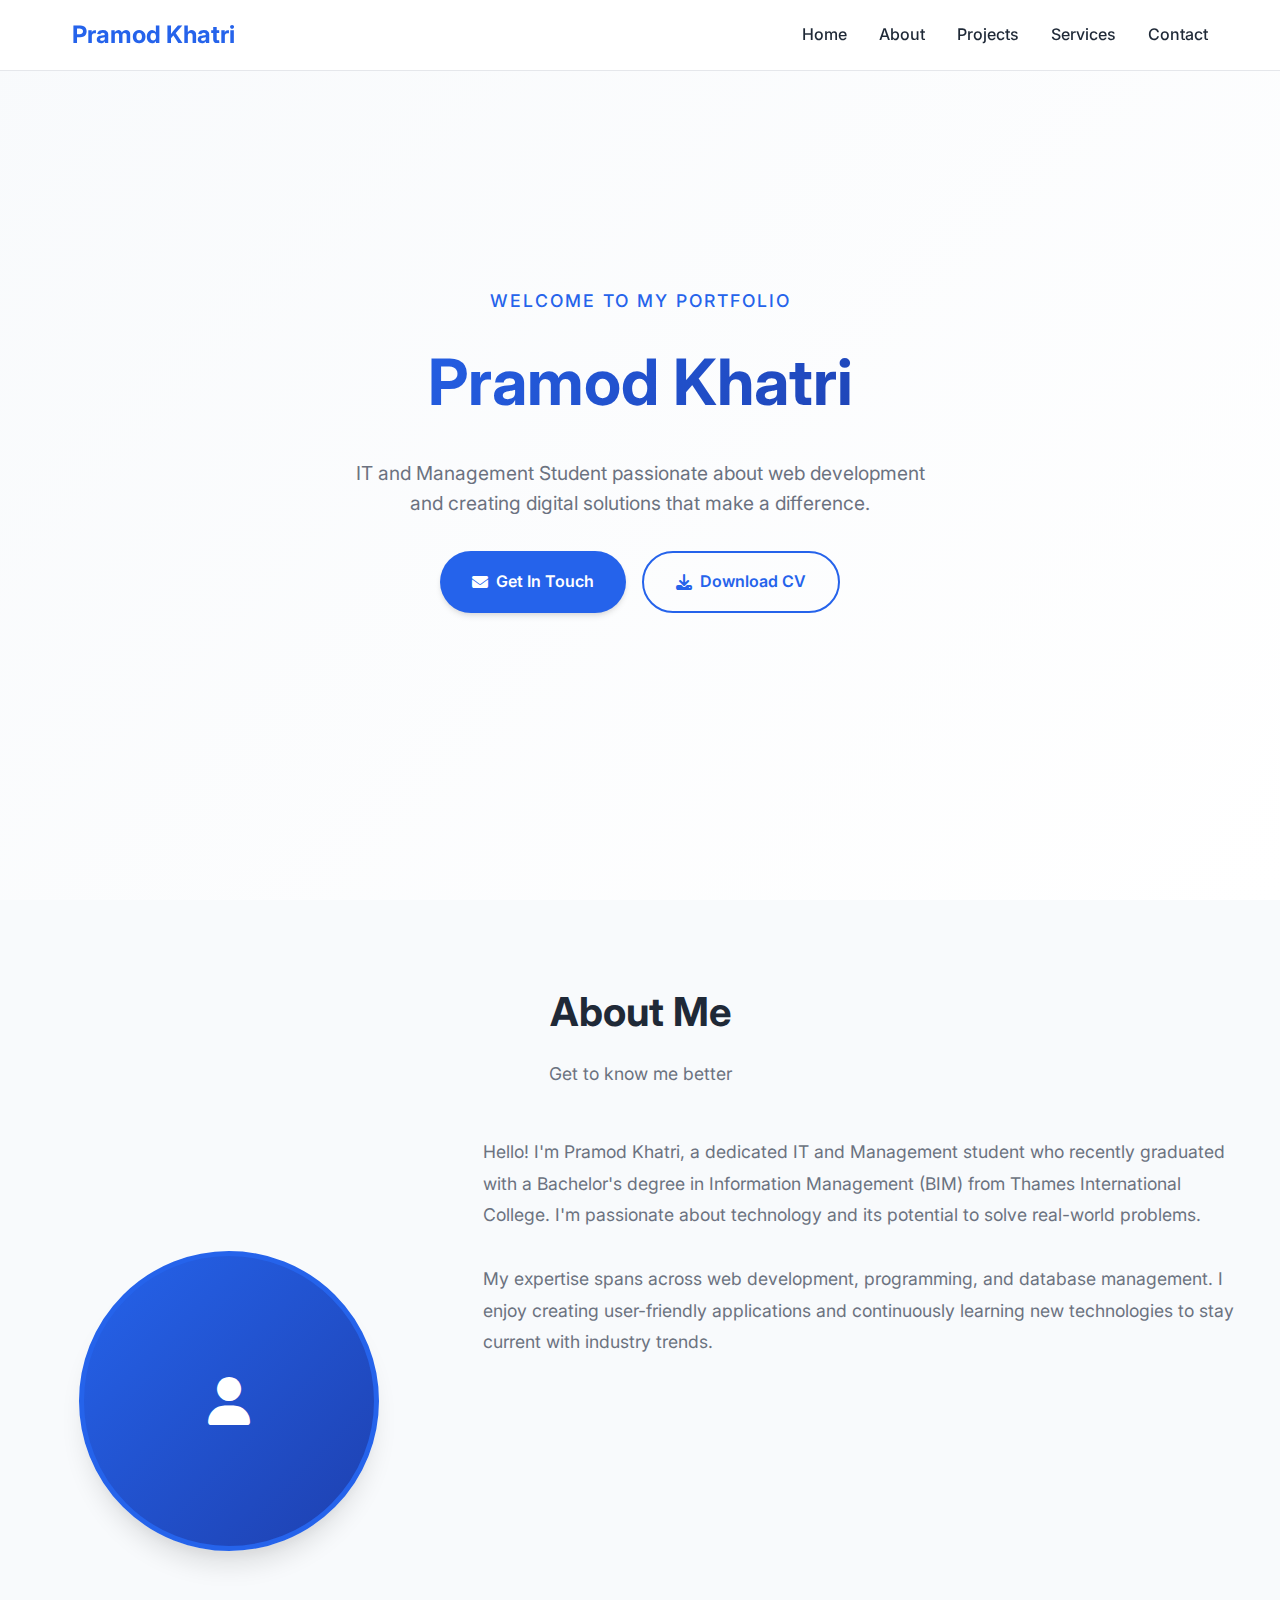
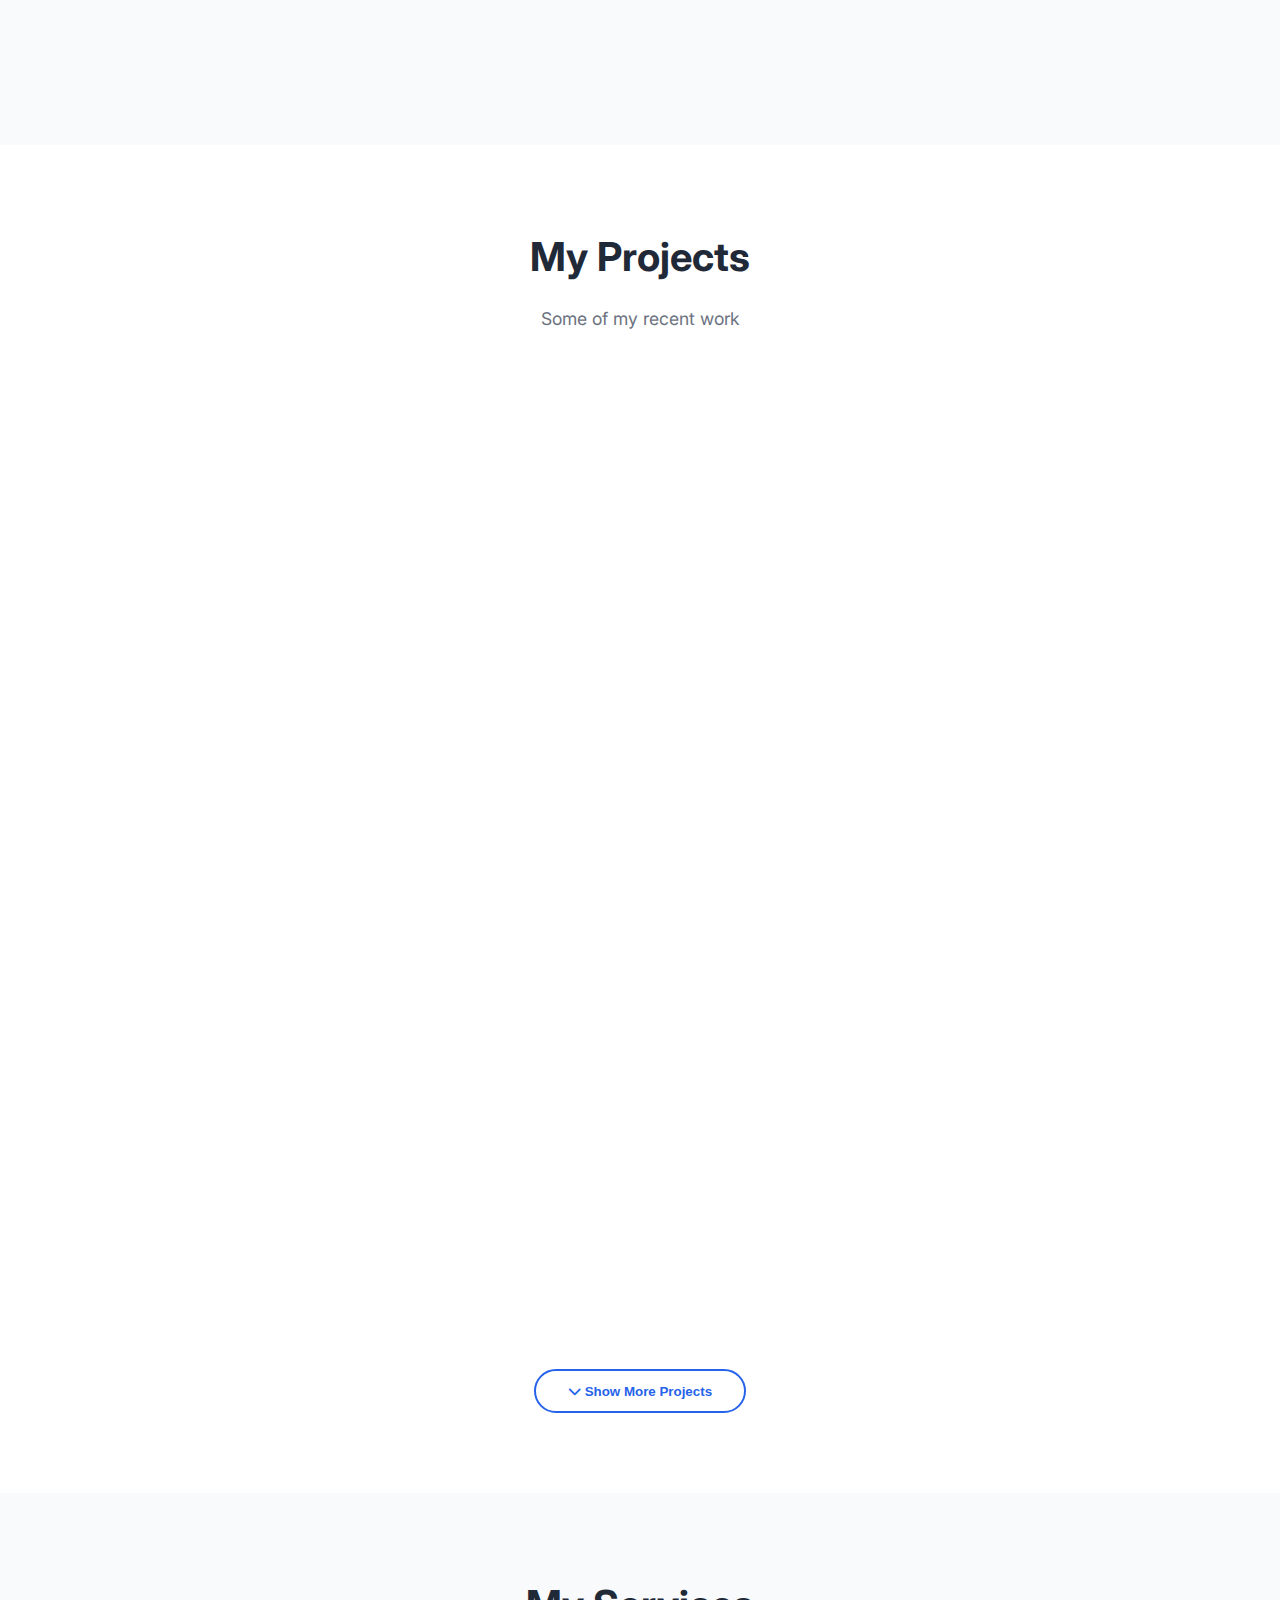
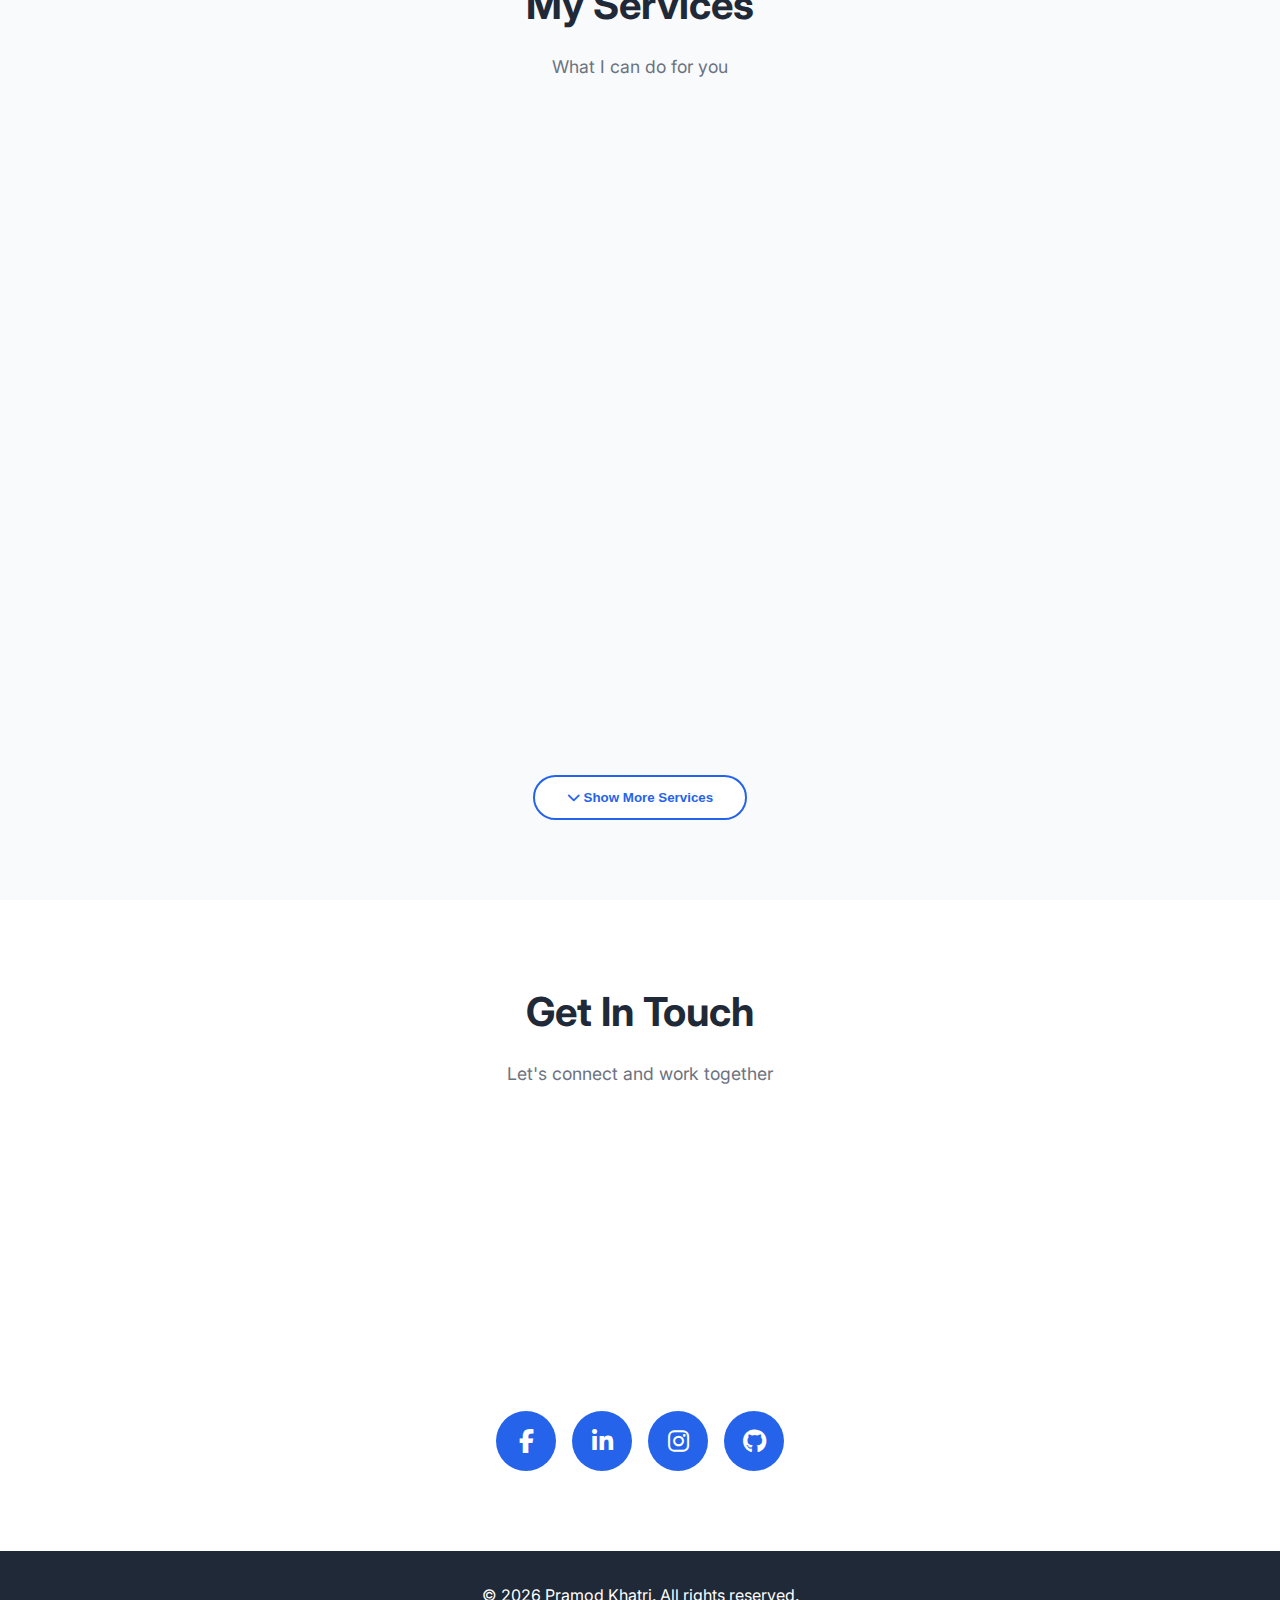
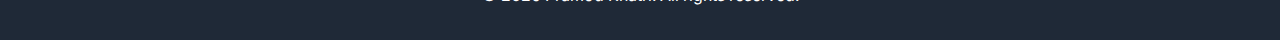
<file: old/index.html>
<!DOCTYPE html>
<html lang="en">
<head>
    <meta charset="UTF-8">
    <meta name="viewport" content="width=device-width, initial-scale=1.0">
    <title>Pramod Khatri - Portfolio</title>
	<!-- Primary Meta Tags -->
<meta name="title" content="Pramod Khatri | Web Developer & BIM Graduate">
<meta name="description" content="I'm Pramod Khatri, a BIM graduate from Thames International College with a passion for web development, programming, and database management.">
<meta name="keywords" content="Pramod Khatri, BIM Graduate, Web Developer, Portfolio, Programming, Database Management, IT Student, Nepal">

    <link rel="icon" type="image/x-icon" href="icon.png">
    <link href="https://fonts.googleapis.com/css2?family=Inter:wght@300;400;500;600;700&display=swap" rel="stylesheet">
    <link rel="stylesheet" href="https://cdnjs.cloudflare.com/ajax/libs/font-awesome/6.4.0/css/all.min.css">
	<link rel="stylesheet" href="style.css">
</head>
<body>
    <!-- Navigation -->
    <nav class="navbar">
        <div class="nav-container">
            <a href="#home" class="logo">Pramod Khatri</a>
            <ul class="nav-menu">
                <li><a href="#home" class="nav-link">Home</a></li>
                <li><a href="#about" class="nav-link">About</a></li>
                <li><a href="#projects" class="nav-link">Projects</a></li>
                <li><a href="#services" class="nav-link">Services</a></li>
                <li><a href="#contact" class="nav-link">Contact</a></li>
            </ul>
            <div class="hamburger">
                <span></span>
                <span></span>
                <span></span>
            </div>
        </div>
    </nav>

    <!-- Hero Section -->
    <section id="home" class="hero">
        <div class="hero-content">
            <p class="hero-subtitle">Welcome to my portfolio</p>
            <h1 class="hero-title">Pramod Khatri</h1>
            <p class="hero-description">
                IT and Management Student passionate about web development and creating digital solutions that make a difference.
            </p>
            <div class="cta-buttons">
                <a href="#contact" class="btn btn-primary">
                    <i class="fas fa-envelope"></i>
                    Get In Touch
                </a>
                <a href="#" class="btn btn-secondary" id="download-cv">
                    <i class="fas fa-download"></i>
                    Download CV
                </a>
            </div>
        </div>
    </section>

    <!-- About Section -->
    <section id="about" class="section about">
        <div class="container">
            <h2 class="section-title">About Me</h2>
            <p class="section-subtitle">Get to know me better</p>
            
            <div class="about-content">
                <div class="about-image">
                    <div class="profile-image">
                        <i class="fas fa-user"></i>
                    </div>
                </div>
                
                <div class="about-details">
                  <p class="about-text">
        Hello! I'm Pramod Khatri, a dedicated IT and Management student who recently graduated with a Bachelor's degree in Information Management (BIM) from Thames International College. I'm passionate about technology and its potential to solve real-world problems.
    </p>
    <p class="about-text">
        My expertise spans across web development, programming, and database management. I enjoy creating user-friendly applications and continuously learning new technologies to stay current with industry trends.
    </p>
                    
                    <div class="skills-grid">
                        <div class="skill-item fade-in">
                            <div class="skill-icon"><i class="fab fa-html5"></i></div>
                            <div>HTML/CSS</div>
                        </div>
                        <div class="skill-item fade-in">
                            <div class="skill-icon"><i class="fab fa-js"></i></div>
                            <div>JavaScript</div>
                        </div>
                        <div class="skill-item fade-in">
                            <div class="skill-icon"><i class="fab fa-php"></i></div>
                            <div>PHP</div>
                        </div>
                        <div class="skill-item fade-in">
                            <div class="skill-icon"><i class="fas fa-database"></i></div>
                            <div>Database</div>
                        </div>
                        <div class="skill-item fade-in">
                            <div class="skill-icon"><i class="fab fa-java"></i></div>
                            <div>Java</div>
                        </div>
                        <div class="skill-item fade-in">
                            <div class="skill-icon"><i class="fas fa-code"></i></div>
                            <div>C Programming</div>
                        </div>
                    </div>
                </div>
            </div>
        </div>
    </section>

    <!-- Projects Section -->
    <section id="projects" class="section projects">
        <div class="container">
            <h2 class="section-title">My Projects</h2>
            <p class="section-subtitle">Some of my recent work</p>
            
            <div class="projects-grid">
                <div class="project-card fade-in">
                    <div class="project-image">
                        <i class="fas fa-globe"></i>
                    </div>
                    <div class="project-content">
                        <h3 class="project-title">Portfolio Website</h3>
                        <p class="project-description">
                            A responsive portfolio website showcasing my skills and projects with modern design principles.
                        </p>
                        <div class="project-tech">
                            <span class="tech-tag">HTML</span>
                            <span class="tech-tag">CSS</span>
                            <span class="tech-tag">JavaScript</span>
                        </div>
                        <div class="project-links">
                            <a href="https://github.com/khatripramod" class="project-link" target="_blank">
                                <i class="fab fa-github"></i>
                                GitHub
                            </a>
                        </div>
                    </div>
                </div>

                <div class="project-card fade-in">
                    <div class="project-image">
                        <i class="fas fa-shopping-cart"></i>
                    </div>
                    <div class="project-content">
                        <h3 class="project-title">E-Commerce System</h3>
                        <p class="project-description">
                            A complete e-commerce solution with user authentication, product management, and payment integration.
                        </p>
                        <div class="project-tech">
                            <span class="tech-tag">PHP</span>
                            <span class="tech-tag">MySQL</span>
                            <span class="tech-tag">JavaScript</span>
                        </div>
                        <div class="project-links">
                            <a href="https://github.com/khatripramod" class="project-link" target="_blank">
                                <i class="fab fa-github"></i>
                                GitHub
                            </a>
                        </div>
                    </div>
                </div>

                <div class="project-card fade-in">
                    <div class="project-image">
                        <i class="fas fa-tasks"></i>
                    </div>
                    <div class="project-content">
                        <h3 class="project-title">Sajilokista</h3>
                        <p class="project-description">
                            An EMI management system that allows users to buy items and manage their EMI and payments efficiently.
                        </p>
                        <div class="project-tech">
                            <span class="tech-tag">Java</span>
                            <span class="tech-tag">MySQL</span>
                            <span class="tech-tag">JavaFX</span>
                        </div>
                        <div class="project-links">
                            <a href="https://github.com/khatripramod" class="project-link" target="_blank">
                                <i class="fab fa-github"></i>
                                GitHub
                            </a>
                        </div>
                    </div>
                </div>

                <div class="project-card fade-in initially-hidden">
                    <div class="project-image">
                        <i class="fas fa-mobile-alt"></i>
                    </div>
                    <div class="project-content">
                        <h3 class="project-title">Task Management App</h3>
                        <p class="project-description">
                            A mobile-responsive task management application with real-time updates and collaborative features.
                        </p>
                        <div class="project-tech">
                            <span class="tech-tag">React</span>
                            <span class="tech-tag">Node.js</span>
                            <span class="tech-tag">MongoDB</span>
                        </div>
                        <div class="project-links">
                            <a href="https://github.com/khatripramod" class="project-link" target="_blank">
                                <i class="fab fa-github"></i>
                                GitHub
                            </a>
                        </div>
                    </div>
                </div>

                <div class="project-card fade-in initially-hidden">
                    <div class="project-image">
                        <i class="fas fa-chart-line"></i>
                    </div>
                    <div class="project-content">
                        <h3 class="project-title">Analytics Dashboard</h3>
                        <p class="project-description">
                            A comprehensive analytics dashboard with real-time data visualization and reporting capabilities.
                        </p>
                        <div class="project-tech">
                            <span class="tech-tag">Vue.js</span>
                            <span class="tech-tag">Python</span>
                            <span class="tech-tag">PostgreSQL</span>
                        </div>
                        <div class="project-links">
                            <a href="https://github.com/khatripramod" class="project-link" target="_blank">
                                <i class="fab fa-github"></i>
                                GitHub
                            </a>
                        </div>
                    </div>
                </div>
            </div>

            <div class="show-more-container">
                <button class="btn-show-more" id="projects-show-more">
                    <i class="fas fa-chevron-down"></i>
                    Show More Projects
                </button>
            </div>
        </div>
    </section>

    <!-- Services Section -->
    <section id="services" class="section services">
        <div class="container">
            <h2 class="section-title">My Services</h2>
            <p class="section-subtitle">What I can do for you</p>
            
            <div class="services-grid">
                <div class="service-card fade-in">
                    <div class="service-icon">
                        <i class="fas fa-code"></i>
                    </div>
                    <h3 class="service-title">Web Development</h3>
                    <p class="service-description">
                        Creating responsive and modern websites using the latest technologies and best practices.
                    </p>
                </div>

                <div class="service-card fade-in">
                    <div class="service-icon">
                        <i class="fas fa-mobile-alt"></i>
                    </div>
                    <h3 class="service-title">Application Development</h3>
                    <p class="service-description">
                        Building interactive user interfaces with clean code and excellent user experience.
                    </p>
                </div>

                <div class="service-card fade-in">
                    <div class="service-icon">
                        <i class="fas fa-database"></i>
                    </div>
                    <h3 class="service-title">Database Design</h3>
                    <p class="service-description">
                        Designing and optimizing databases for efficient data storage and retrieval.
                    </p>
                </div>

                <div class="service-card fade-in initially-hidden">
                    <div class="service-icon">
                        <i class="fas fa-cloud"></i>
                    </div>
                    <h3 class="service-title">Cloud Solutions</h3>
                    <p class="service-description">
                        Implementing scalable cloud-based solutions for modern business needs.
                    </p>
                </div>

                <div class="service-card fade-in initially-hidden">
                    <div class="service-icon">
                        <i class="fas fa-shield-alt"></i>
                    </div>
                    <h3 class="service-title">Cybersecurity</h3>
                    <p class="service-description">
                        Implementing security measures and best practices to protect digital assets and user data.
                    </p>
                </div>
            </div>

            <div class="show-more-container">
                <button class="btn-show-more" id="services-show-more">
                    <i class="fas fa-chevron-down"></i>
                    Show More Services
                </button>
            </div>
        </div>
    </section>

    <!-- Contact Section -->
    <section id="contact" class="section contact">
        <div class="container">
            <h2 class="section-title">Get In Touch</h2>
            <p class="section-subtitle">Let's connect and work together</p>
            
            <div class="contact-content">
                <div class="contact-item fade-in">
                    <div class="contact-icon">
                        <i class="fas fa-envelope"></i>
                    </div>
                    <div class="contact-details">
                        <h4>Email</h4>
                        <p><a href="mailto:khatripramod451@gmail.com">khatripramod451@gmail.com</a></p>
                    </div>
                </div>

                <div class="contact-item fade-in">
                    <div class="contact-icon">
                        <i class="fas fa-phone"></i>
                    </div>
                    <div class="contact-details">
                        <h4>Phone</h4>
                        <p><a href="tel:+9779808113864">+977 9808113864</a></p>
                    </div>
                </div>

                <div class="contact-item fade-in">
                    <div class="contact-icon">
                        <i class="fas fa-map-marker-alt"></i>
                    </div>
                    <div class="contact-details">
                        <h4>Location</h4>
                        <p>Kathmandu, Nepal</p>
                    </div>
                </div>
            </div>

            <div class="social-links">
                <a href="https://www.facebook.com/pramod.khatri.336" class="social-link" target="_blank" title="Facebook">
                    <i class="fab fa-facebook-f"></i>
                </a>
                <a href="https://www.linkedin.com/in/pramodkhatri211/" class="social-link" target="_blank" title="LinkedIn">
                    <i class="fab fa-linkedin-in"></i>
                </a>
                <a href="https://www.instagram.com/pramod_khatri_/" class="social-link" target="_blank" title="Instagram">
                    <i class="fab fa-instagram"></i>
                </a>
                <a href="https://github.com/khatripramod" class="social-link" target="_blank" title="GitHub">
                    <i class="fab fa-github"></i>
                </a>
            </div>
        </div>
    </section>

    <!-- Footer -->
    <footer class="footer">
        <div class="container">
            <p>&copy; <span id="current-year"></span> Pramod Khatri. All rights reserved.</p>
        </div>
    </footer>

    <script>
        // Initialize portfolio functionality
        class PortfolioManager {
            constructor() {
                this.init();
            }

            init() {
                this.setCurrentYear();
                this.initializeNavigation();
                this.initializeScrollEffects();
                this.initializeCVDownload();
                this.initializeAnimations();
                this.initializeShowMore();
            }

            setCurrentYear() {
                const yearElement = document.getElementById('current-year');
                if (yearElement) {
                    yearElement.textContent = new Date().getFullYear();
                }
            }

            initializeNavigation() {
                const hamburger = document.querySelector('.hamburger');
                const navMenu = document.querySelector('.nav-menu');

                if (hamburger && navMenu) {
                    hamburger.addEventListener('click', () => {
                        hamburger.classList.toggle('active');
                        navMenu.classList.toggle('active');
                    });

                    // Close mobile menu when clicking on a link
                    document.querySelectorAll('.nav-link').forEach(link => {
                        link.addEventListener('click', () => {
                            hamburger.classList.remove('active');
                            navMenu.classList.remove('active');
                        });
                    });
                }

                // Smooth scrolling for navigation links
                document.querySelectorAll('a[href^="#"]').forEach(anchor => {
                    anchor.addEventListener('click', (e) => {
                        e.preventDefault();
                        const target = document.querySelector(anchor.getAttribute('href'));
                        if (target) {
                            target.scrollIntoView({
                                behavior: 'smooth',
                                block: 'start'
                            });
                        }
                    });
                });
            }

            initializeScrollEffects() {
                // Active navigation highlighting and navbar background
                window.addEventListener('scroll', () => {
                    this.updateActiveNavigation();
                    this.updateNavbarBackground();
                });
            }

            updateActiveNavigation() {
                let current = '';
                const sections = document.querySelectorAll('section');
                
                sections.forEach(section => {
                    const sectionTop = section.offsetTop;
                    if (scrollY >= (sectionTop - 200)) {
                        current = section.getAttribute('id');
                    }
                });

                document.querySelectorAll('.nav-link').forEach(link => {
                    link.classList.remove('active');
                    if (link.getAttribute('href') === `#${current}`) {
                        link.classList.add('active');
                    }
                });
            }

            updateNavbarBackground() {
                const navbar = document.querySelector('.navbar');
                if (navbar) {
                    if (window.scrollY > 50) {
                        navbar.style.background = 'rgba(255, 255, 255, 0.98)';
                        navbar.style.boxShadow = '0 2px 20px rgba(0, 0, 0, 0.1)';
                    } else {
                        navbar.style.background = 'rgba(255, 255, 255, 0.95)';
                        navbar.style.boxShadow = 'none';
                    }
                }
            }

            initializeCVDownload() {
                const downloadBtn = document.getElementById('download-cv');
                if (downloadBtn) {
                    downloadBtn.addEventListener('click', (e) => {
                        e.preventDefault();
                        
                        // Create a temporary link element to download
                        const link = document.createElement('a');
                        link.href = 'PramodKhatriCV.pdf';
                        link.download = 'PramodKhatriCV.pdf';
                        link.target = '_blank';
                        
                        // Trigger download
                        document.body.appendChild(link);
                        link.click();
                        document.body.removeChild(link);
                        
                        // Show feedback
                        const btn = e.target.closest('.btn');
                        const originalText = btn.innerHTML;
                        btn.innerHTML = '<i class="fas fa-check"></i> Downloaded!';
                        btn.style.backgroundColor = '#10b981';
                        
                        setTimeout(() => {
                            btn.innerHTML = originalText;
                            btn.style.backgroundColor = '';
                        }, 2500);
                    });
                }
            }

            initializeAnimations() {
                // Intersection Observer for fade-in animations
                const observerOptions = {
                    threshold: 0.1,
                    rootMargin: '0px 0px -50px 0px'
                };

                const observer = new IntersectionObserver((entries) => {
                    entries.forEach(entry => {
                        if (entry.isIntersecting) {
                            entry.target.classList.add('visible');
                        }
                    });
                }, observerOptions);

                // Observe elements for animation
                document.querySelectorAll('.fade-in').forEach(el => {
                    observer.observe(el);
                });

                // Enhanced hover effects for cards
                document.querySelectorAll('.project-card, .service-card, .contact-item').forEach(card => {
                    card.addEventListener('mouseenter', function() {
                        this.style.transform = 'translateY(-10px) scale(1.02)';
                        this.style.transition = 'all 0.3s ease';
                    });
                    
                    card.addEventListener('mouseleave', function() {
                        this.style.transform = 'translateY(0) scale(1)';
                    });
                });
            }

            initializeShowMore() {
                this.initializeProjectsShowMore();
                this.initializeServicesShowMore();
            }

            initializeProjectsShowMore() {
                const showMoreBtn = document.getElementById('projects-show-more');
                const hiddenProjects = document.querySelectorAll('#projects .initially-hidden');
                
                if (showMoreBtn && hiddenProjects.length > 0) {
                    let isExpanded = false;
                    
                    showMoreBtn.addEventListener('click', () => {
                        if (!isExpanded) {
                            // Show hidden projects
                            hiddenProjects.forEach((project, index) => {
                                setTimeout(() => {
                                    project.classList.remove('initially-hidden');
                                    project.classList.add('visible');
                                }, index * 150);
                            });
                            
                            showMoreBtn.innerHTML = '<i class="fas fa-chevron-up"></i> Show Less Projects';
                            isExpanded = true;
                        } else {
                            // Hide projects
                            hiddenProjects.forEach(project => {
                                project.classList.add('initially-hidden');
                                project.classList.remove('visible');
                            });
                            
                            showMoreBtn.innerHTML = '<i class="fas fa-chevron-down"></i> Show More Projects';
                            isExpanded = false;
                            
                            // Scroll to projects section
                            document.getElementById('projects').scrollIntoView({ 
                                behavior: 'smooth',
                                block: 'start'
                            });
                        }
                    });
                } else {
                    // Hide show more button if no hidden projects
                    if (showMoreBtn) {
                        showMoreBtn.style.display = 'none';
                    }
                }
            }

            initializeServicesShowMore() {
                const showMoreBtn = document.getElementById('services-show-more');
                const hiddenServices = document.querySelectorAll('#services .initially-hidden');
                
                if (showMoreBtn && hiddenServices.length > 0) {
                    let isExpanded = false;
                    
                    showMoreBtn.addEventListener('click', () => {
                        if (!isExpanded) {
                            // Show hidden services
                            hiddenServices.forEach((service, index) => {
                                setTimeout(() => {
                                    service.classList.remove('initially-hidden');
                                    service.classList.add('visible');
                                }, index * 150);
                            });
                            
                            showMoreBtn.innerHTML = '<i class="fas fa-chevron-up"></i> Show Less Services';
                            isExpanded = true;
                        } else {
                            // Hide services
                            hiddenServices.forEach(service => {
                                service.classList.add('initially-hidden');
                                service.classList.remove('visible');
                            });
                            
                            showMoreBtn.innerHTML = '<i class="fas fa-chevron-down"></i> Show More Services';
                            isExpanded = false;
                            
                            // Scroll to services section
                            document.getElementById('services').scrollIntoView({ 
                                behavior: 'smooth',
                                block: 'start'
                            });
                        }
                    });
                } else {
                    // Hide show more button if no hidden services
                    if (showMoreBtn) {
                        showMoreBtn.style.display = 'none';
                    }
                }
            }
        }

        // Initialize when DOM is ready
        if (document.readyState === 'loading') {
            document.addEventListener('DOMContentLoaded', () => {
                new PortfolioManager();
            });
        } else {
            new PortfolioManager();
        }

        // Console message for developers
        console.log(`
        ╔══════════════════════════════════════╗
        ║          PRAMOD KHATRI               ║
        ║     IT & Management Student          ║
        ║                                      ║
        ║  📧 khatripramod451@gmail.com        ║
        ║  🔗 github.com/khatripramod          ║
        ║  💼 linkedin.com/in/pramodkhatri211  ║
        ║                                      ║
        ║     Thanks for visiting! 🚀          ║
        ╚══════════════════════════════════════╝
        `);
    </script>
</body>
</html>
</file>
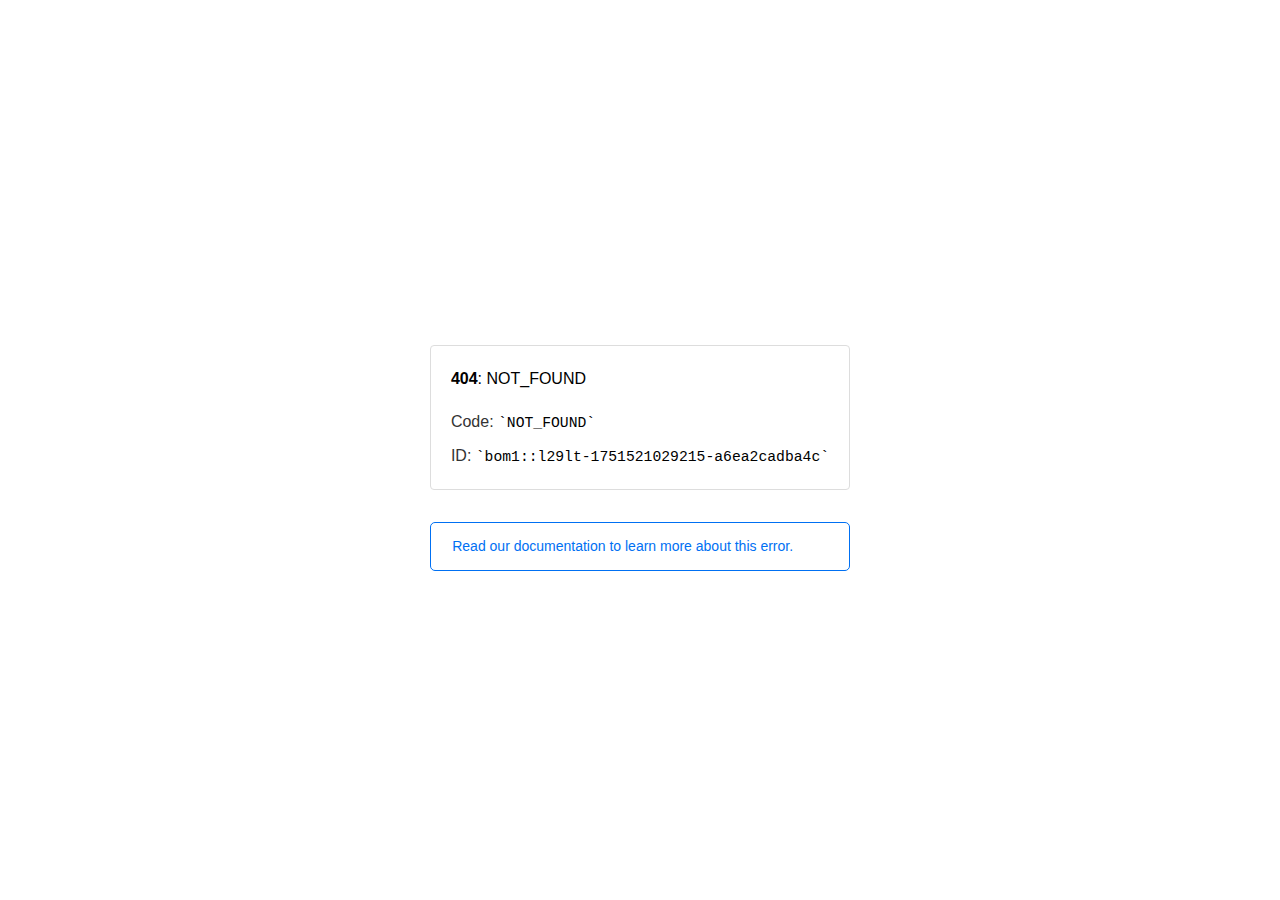
<file: font/Nasalization.html>
<!doctype html><html lang=en><meta charset=utf-8><meta name=viewport content="width=device-width,initial-scale=1"><meta name=theme-color content=#000><title>404: NOT_FOUND</title><style>html{font-size:62.5%;box-sizing:border-box;height:-webkit-fill-available}*,::after,::before{box-sizing:inherit}body{font-family:sf pro text,sf pro icons,helvetica neue,helvetica,arial,sans-serif;font-size:1.6rem;line-height:1.65;word-break:break-word;font-kerning:auto;font-variant:normal;-webkit-font-smoothing:antialiased;-moz-osx-font-smoothing:grayscale;text-rendering:optimizeLegibility;hyphens:auto;height:100vh;height:-webkit-fill-available;max-height:100vh;max-height:-webkit-fill-available;margin:0}::selection{background:#79ffe1}::-moz-selection{background:#79ffe1}a{cursor:pointer;color:#0070f3;text-decoration:none;transition:all .2s ease;border-bottom:1px solid #0000}a:hover{border-bottom:1px solid #0070f3}ul{padding:0;margin-left:1.5em;list-style-type:none}li{margin-bottom:10px}ul li:before{content:'\02013'}li:before{display:inline-block;color:#ccc;position:absolute;margin-left:-18px;transition:color .2s ease}code{font-family:Menlo,Monaco,Lucida Console,Liberation Mono,DejaVu Sans Mono,Bitstream Vera Sans Mono,Courier New,monospace,serif;font-size:.92em}code:after,code:before{content:'`'}.container{display:flex;justify-content:center;flex-direction:column;min-height:100%}main{max-width:80rem;padding:4rem 6rem;margin:auto}ul{margin-bottom:32px}.error-title{font-size:2rem;padding-left:22px;line-height:1.5;margin-bottom:24px}.error-title-guilty{border-left:2px solid #ed367f}.error-title-innocent{border-left:2px solid #59b89c}@media(max-width:500px){.owner-error{display:none}}main p{color:#333}.devinfo-container{border:1px solid #ddd;border-radius:4px;padding:2rem;display:flex;flex-direction:column;margin-bottom:32px}.error-code{margin:0;font-size:1.6rem;color:#000;margin-bottom:1.6rem}.devinfo-line{color:#333}.devinfo-line code,code,li{color:#000}.devinfo-line:not(:last-child){margin-bottom:8px}.docs-link,.contact-link{font-weight:500}header,footer,footer a{display:flex;justify-content:center;align-items:center}header,footer{min-height:100px;height:100px}header{border-bottom:1px solid #eaeaea}header h1{font-size:1.8rem;margin:0;font-weight:500}header p{font-size:1.3rem;margin:0;font-weight:500}.header-item{display:flex;padding:0 2rem;margin:2rem 0;text-decoration:line-through;color:#999}.header-item.active{color:#ff0080;text-decoration:none}.header-item.first{border-right:1px solid #eaeaea}.header-item-content{display:flex;flex-direction:column}.header-item-icon{margin-right:1rem;margin-top:.6rem}footer{border-top:1px solid #eaeaea}footer a{color:#000}footer a:hover{border-bottom-color:#0000}footer svg{margin-left:.8rem}.note{padding:8pt 16pt;border-radius:5px;border:1px solid #0070f3;font-size:14px;line-height:1.8;color:#0070f3}@media(max-width:500px){.devinfo-container .devinfo-line code{margin-top:.4rem}.devinfo-container .devinfo-line:not(:last-child){margin-bottom:1.6rem}.devinfo-container{margin-bottom:0}header{flex-direction:column;height:auto;min-height:auto;align-items:flex-start}.header-item.first{border-right:none;margin-bottom:0}main{padding:1rem 2rem}body{font-size:1.4rem;line-height:1.55}footer{display:none}.note{margin-top:16px}}</style><div class=container><main><p class=devinfo-container><span class=error-code><strong>404</strong>: NOT_FOUND</span>
<span class=devinfo-line>Code: <code>NOT_FOUND</code></span>
<span class=devinfo-line>ID: <code>bom1::l29lt-1751521029215-a6ea2cadba4c</code></p><a href=https://vercel.com/docs/errors/platform-error-codes#not_found class=owner-error><div class=note>Read our documentation to learn more about this error.</div></a></main></div>
</file>
<file: old/style.css>
:root {
            --primary-color: #2563eb;
            --secondary-color: #1e40af;
            --accent-color: #3b82f6;
            --text-primary: #1f2937;
            --text-secondary: #6b7280;
            --bg-primary: #ffffff;
            --bg-secondary: #f8fafc;
            --bg-card: #ffffff;
            --border-color: #e5e7eb;
            --shadow: 0 4px 6px -1px rgba(0, 0, 0, 0.1), 0 2px 4px -1px rgba(0, 0, 0, 0.06);
            --shadow-lg: 0 20px 25px -5px rgba(0, 0, 0, 0.1), 0 10px 10px -5px rgba(0, 0, 0, 0.04);
        }

        * {
            margin: 0;
            padding: 0;
            box-sizing: border-box;
        }

        body {
            font-family: 'Inter', sans-serif;
            line-height: 1.6;
            color: var(--text-primary);
            background-color: var(--bg-primary);
            scroll-behavior: smooth;
        }

        /* Navigation */
        .navbar {
            position: fixed;
            top: 0;
            width: 100%;
            background: rgba(255, 255, 255, 0.95);
            backdrop-filter: blur(10px);
            border-bottom: 1px solid var(--border-color);
            z-index: 1000;
            transition: all 0.3s ease;
        }

        .nav-container {
            max-width: 1200px;
            margin: 0 auto;
            padding: 0 2rem;
            display: flex;
            justify-content: space-between;
            align-items: center;
            height: 70px;
        }

        .logo {
            font-size: 1.5rem;
            font-weight: 700;
            color: var(--primary-color);
            text-decoration: none;
        }

        .nav-menu {
            display: flex;
            list-style: none;
            gap: 2rem;
        }

        .nav-link {
            text-decoration: none;
            color: var(--text-primary);
            font-weight: 500;
            transition: color 0.3s ease;
            position: relative;
        }

        .nav-link:hover {
            color: var(--primary-color);
        }

        .nav-link::after {
            content: '';
            position: absolute;
            bottom: -5px;
            left: 0;
            width: 0;
            height: 2px;
            background-color: var(--primary-color);
            transition: width 0.3s ease;
        }

        .nav-link:hover::after,
        .nav-link.active::after {
            width: 100%;
        }

        .hamburger {
            display: none;
            flex-direction: column;
            cursor: pointer;
            gap: 4px;
        }

        .hamburger span {
            width: 25px;
            height: 3px;
            background-color: var(--text-primary);
            transition: 0.3s;
        }

        /* Hero Section */
        .hero {
            min-height: 100vh;
            display: flex;
            align-items: center;
            justify-content: center;
            background: linear-gradient(135deg, var(--bg-secondary) 0%, var(--bg-primary) 100%);
            text-align: center;
            padding: 2rem;
        }

        .hero-content {
            max-width: 800px;
            animation: fadeInUp 1s ease-out;
        }

        .hero-subtitle {
            color: var(--primary-color);
            font-size: 1.1rem;
            font-weight: 500;
            margin-bottom: 1rem;
            text-transform: uppercase;
            letter-spacing: 2px;
        }

        .hero-title {
            font-size: clamp(2.5rem, 5vw, 4rem);
            font-weight: 700;
            margin-bottom: 1.5rem;
            background: linear-gradient(135deg, var(--primary-color), var(--secondary-color));
            -webkit-background-clip: text;
            -webkit-text-fill-color: transparent;
            background-clip: text;
        }

        .hero-description {
            font-size: 1.2rem;
            color: var(--text-secondary);
            margin-bottom: 2rem;
            max-width: 600px;
            margin-left: auto;
            margin-right: auto;
        }

        .cta-buttons {
            display: flex;
            gap: 1rem;
            justify-content: center;
            flex-wrap: wrap;
        }

        .btn {
            display: inline-flex;
            align-items: center;
            gap: 0.5rem;
            padding: 1rem 2rem;
            border: none;
            border-radius: 50px;
            font-weight: 600;
            text-decoration: none;
            transition: all 0.3s ease;
            cursor: pointer;
            font-size: 1rem;
        }

        .btn-primary {
            background-color: var(--primary-color);
            color: white;
            box-shadow: var(--shadow);
        }

        .btn-primary:hover {
            background-color: var(--secondary-color);
            transform: translateY(-2px);
            box-shadow: var(--shadow-lg);
        }

        .btn-secondary {
            background-color: transparent;
            color: var(--primary-color);
            border: 2px solid var(--primary-color);
        }

        .btn-secondary:hover {
            background-color: var(--primary-color);
            color: white;
        }

        /* Sections */
        .section {
            padding: 5rem 2rem;
        }

        .container {
            max-width: 1200px;
            margin: 0 auto;
        }

        .section-title {
            font-size: 2.5rem;
            font-weight: 700;
            text-align: center;
            margin-bottom: 1rem;
            color: var(--text-primary);
        }

        .section-subtitle {
            text-align: center;
            color: var(--text-secondary);
            margin-bottom: 3rem;
            font-size: 1.1rem;
        }

        /* About Section */
        .about {
            background-color: var(--bg-secondary);
        }

        .about-content {
            display: grid;
            grid-template-columns: 1fr 2fr;
            gap: 4rem;
            align-items: center;
        }

        .about-image {
            text-align: center;
        }

        .profile-image {
            width: 300px;
            height: 300px;
            border-radius: 50%;
            object-fit: cover;
            border: 5px solid var(--primary-color);
            box-shadow: var(--shadow-lg);
            background: linear-gradient(135deg, var(--primary-color), var(--secondary-color));
            display: flex;
            align-items: center;
            justify-content: center;
            color: white;
            font-size: 3rem;
            margin: 0 auto;
        }

        .about-text {
            font-size: 1.1rem;
            line-height: 1.8;
            color: var(--text-secondary);
            margin-bottom: 2rem;
        }

        .skills-grid {
            display: grid;
            grid-template-columns: repeat(auto-fit, minmax(120px, 1fr));
            gap: 1rem;
            margin-top: 2rem;
        }

        .skill-item {
            background: var(--bg-card);
            padding: 1rem;
            border-radius: 10px;
            text-align: center;
            box-shadow: var(--shadow);
            transition: transform 0.3s ease;
        }

        .skill-item:hover {
            transform: translateY(-5px);
        }

        .skill-icon {
            font-size: 2rem;
            color: var(--primary-color);
            margin-bottom: 0.5rem;
        }

        /* Projects Section */
        .projects-grid {
            display: grid;
            grid-template-columns: repeat(auto-fit, minmax(350px, 1fr));
            gap: 2rem;
            margin-top: 3rem;
        }

        .project-card {
            background: var(--bg-card);
            border-radius: 15px;
            overflow: hidden;
            box-shadow: var(--shadow);
            transition: all 0.3s ease;
            height: fit-content;
        }

        .project-card:hover {
            transform: translateY(-10px);
            box-shadow: var(--shadow-lg);
        }

        .project-image {
            width: 100%;
            height: 200px;
            background: linear-gradient(135deg, var(--primary-color), var(--secondary-color));
            display: flex;
            align-items: center;
            justify-content: center;
            color: white;
            font-size: 3rem;
        }

        .project-content {
            padding: 1.5rem;
        }

        .project-title {
            font-size: 1.3rem;
            font-weight: 600;
            margin-bottom: 0.5rem;
        }

        .project-description {
            color: var(--text-secondary);
            margin-bottom: 1rem;
        }

        .project-tech {
            display: flex;
            flex-wrap: wrap;
            gap: 0.5rem;
            margin-bottom: 1rem;
        }

        .tech-tag {
            background: var(--bg-secondary);
            color: var(--primary-color);
            padding: 0.3rem 0.8rem;
            border-radius: 20px;
            font-size: 0.8rem;
            font-weight: 500;
        }

        .project-links {
            display: flex;
            gap: 1rem;
        }

        .project-link {
            color: var(--primary-color);
            text-decoration: none;
            font-weight: 500;
            display: flex;
            align-items: center;
            gap: 0.3rem;
        }

        .project-link:hover {
            text-decoration: underline;
        }

        /* Services Section */
        .services {
            background-color: var(--bg-secondary);
        }

        .services-grid {
            display: grid;
            grid-template-columns: repeat(auto-fit, minmax(280px, 1fr));
            gap: 2rem;
            margin-top: 3rem;
        }

        .service-card {
            background: var(--bg-card);
            padding: 2rem;
            border-radius: 15px;
            text-align: center;
            box-shadow: var(--shadow);
            transition: all 0.3s ease;
            height: fit-content;
        }

        .service-card:hover {
            transform: translateY(-5px);
            box-shadow: var(--shadow-lg);
        }

        .service-icon {
            font-size: 3rem;
            color: var(--primary-color);
            margin-bottom: 1rem;
        }

        .service-title {
            font-size: 1.3rem;
            font-weight: 600;
            margin-bottom: 1rem;
        }

        .service-description {
            color: var(--text-secondary);
        }

        /* Show More Button */
        .show-more-container {
            text-align: center;
            margin-top: 3rem;
        }

        .btn-show-more {
            background: var(--bg-card);
            color: var(--primary-color);
            border: 2px solid var(--primary-color);
            padding: 0.8rem 2rem;
            border-radius: 50px;
            font-weight: 600;
            cursor: pointer;
            transition: all 0.3s ease;
        }

        .btn-show-more:hover {
            background: var(--primary-color);
            color: white;
        }

        .hidden {
            display: none !important;
        }

        /* Contact Section */
        .contact-content {
            display: grid;
            grid-template-columns: repeat(auto-fit, minmax(300px, 1fr));
            gap: 3rem;
            margin-top: 3rem;
            justify-items: center;
        }

        .contact-item {
            background: var(--bg-card);
            padding: 2rem;
            border-radius: 15px;
            text-align: center;
            box-shadow: var(--shadow);
            transition: all 0.3s ease;
            width: 100%;
            max-width: 300px;
        }

        .contact-item:hover {
            transform: translateY(-5px);
            box-shadow: var(--shadow-lg);
        }

        .contact-icon {
            width: 80px;
            height: 80px;
            background: var(--primary-color);
            color: white;
            border-radius: 50%;
            display: flex;
            align-items: center;
            justify-content: center;
            font-size: 2rem;
            margin: 0 auto 1rem auto;
        }

        .contact-details h4 {
            font-size: 1.3rem;
            margin-bottom: 0.5rem;
            color: var(--text-primary);
        }

        .contact-details p {
            color: var(--text-secondary);
            font-size: 1rem;
        }

        .contact-details a {
            color: var(--text-secondary);
            text-decoration: none;
            transition: color 0.3s ease;
        }

        .contact-details a:hover {
            color: var(--primary-color);
        }

        /* Social Links */
        .social-links {
            display: flex;
            justify-content: center;
            gap: 1rem;
            margin-top: 3rem;
        }

        .social-link {
            width: 60px;
            height: 60px;
            background: var(--primary-color);
            color: white;
            border-radius: 50%;
            display: flex;
            align-items: center;
            justify-content: center;
            text-decoration: none;
            transition: all 0.3s ease;
            font-size: 1.5rem;
        }

        .social-link:hover {
            background: var(--secondary-color);
            transform: translateY(-3px);
        }

        /* Footer */
        .footer {
            background: var(--text-primary);
            color: white;
            text-align: center;
            padding: 2rem;
        }

        /* Animations */
        @keyframes fadeInUp {
            from {
                opacity: 0;
                transform: translateY(30px);
            }
            to {
                opacity: 1;
                transform: translateY(0);
            }
        }

        .fade-in {
            opacity: 0;
            transform: translateY(30px);
            transition: all 0.6s ease;
        }

        .fade-in.visible {
            opacity: 1;
            transform: translateY(0);
        }

        /* Responsive Design */
        @media (max-width: 768px) {
            .hamburger {
                display: flex;
            }

            .nav-menu {
                position: fixed;
                left: -100%;
                top: 70px;
                flex-direction: column;
                background-color: var(--bg-card);
                width: 100%;
                text-align: center;
                transition: 0.3s;
                box-shadow: var(--shadow);
                padding: 2rem 0;
            }

            .nav-menu.active {
                left: 0;
            }

            .about-content {
                grid-template-columns: 1fr;
                text-align: center;
            }

            .projects-grid {
                grid-template-columns: 1fr;
            }

            .services-grid {
                grid-template-columns: 1fr;
            }

            .cta-buttons {
                flex-direction: column;
                align-items: center;
            }

            .profile-image {
                width: 250px;
                height: 250px;
            }

            .section {
                padding: 3rem 1rem;
            }
        }

        @media (max-width: 480px) {
            .hero-title {
                font-size: 2rem;
            }

            .section-title {
                font-size: 2rem;
            }

            .profile-image {
                width: 200px;
                height: 200px;
            }

            .contact-icon {
                width: 50px;
                height: 50px;
                font-size: 1.2rem;
            }

            .social-link {
                width: 50px;
                height: 50px;
                font-size: 1.2rem;
            }
        }

        /* Active states */
        .nav-link.active {
            color: var(--primary-color);
        }
        
        .hamburger.active span:nth-child(1) {
            transform: rotate(-45deg) translate(-5px, 6px);
        }
        
        .hamburger.active span:nth-child(2) {
            opacity: 0;
        }
        
        .hamburger.active span:nth-child(3) {
            transform: rotate(45deg) translate(-5px, -6px);
        }
</file>
